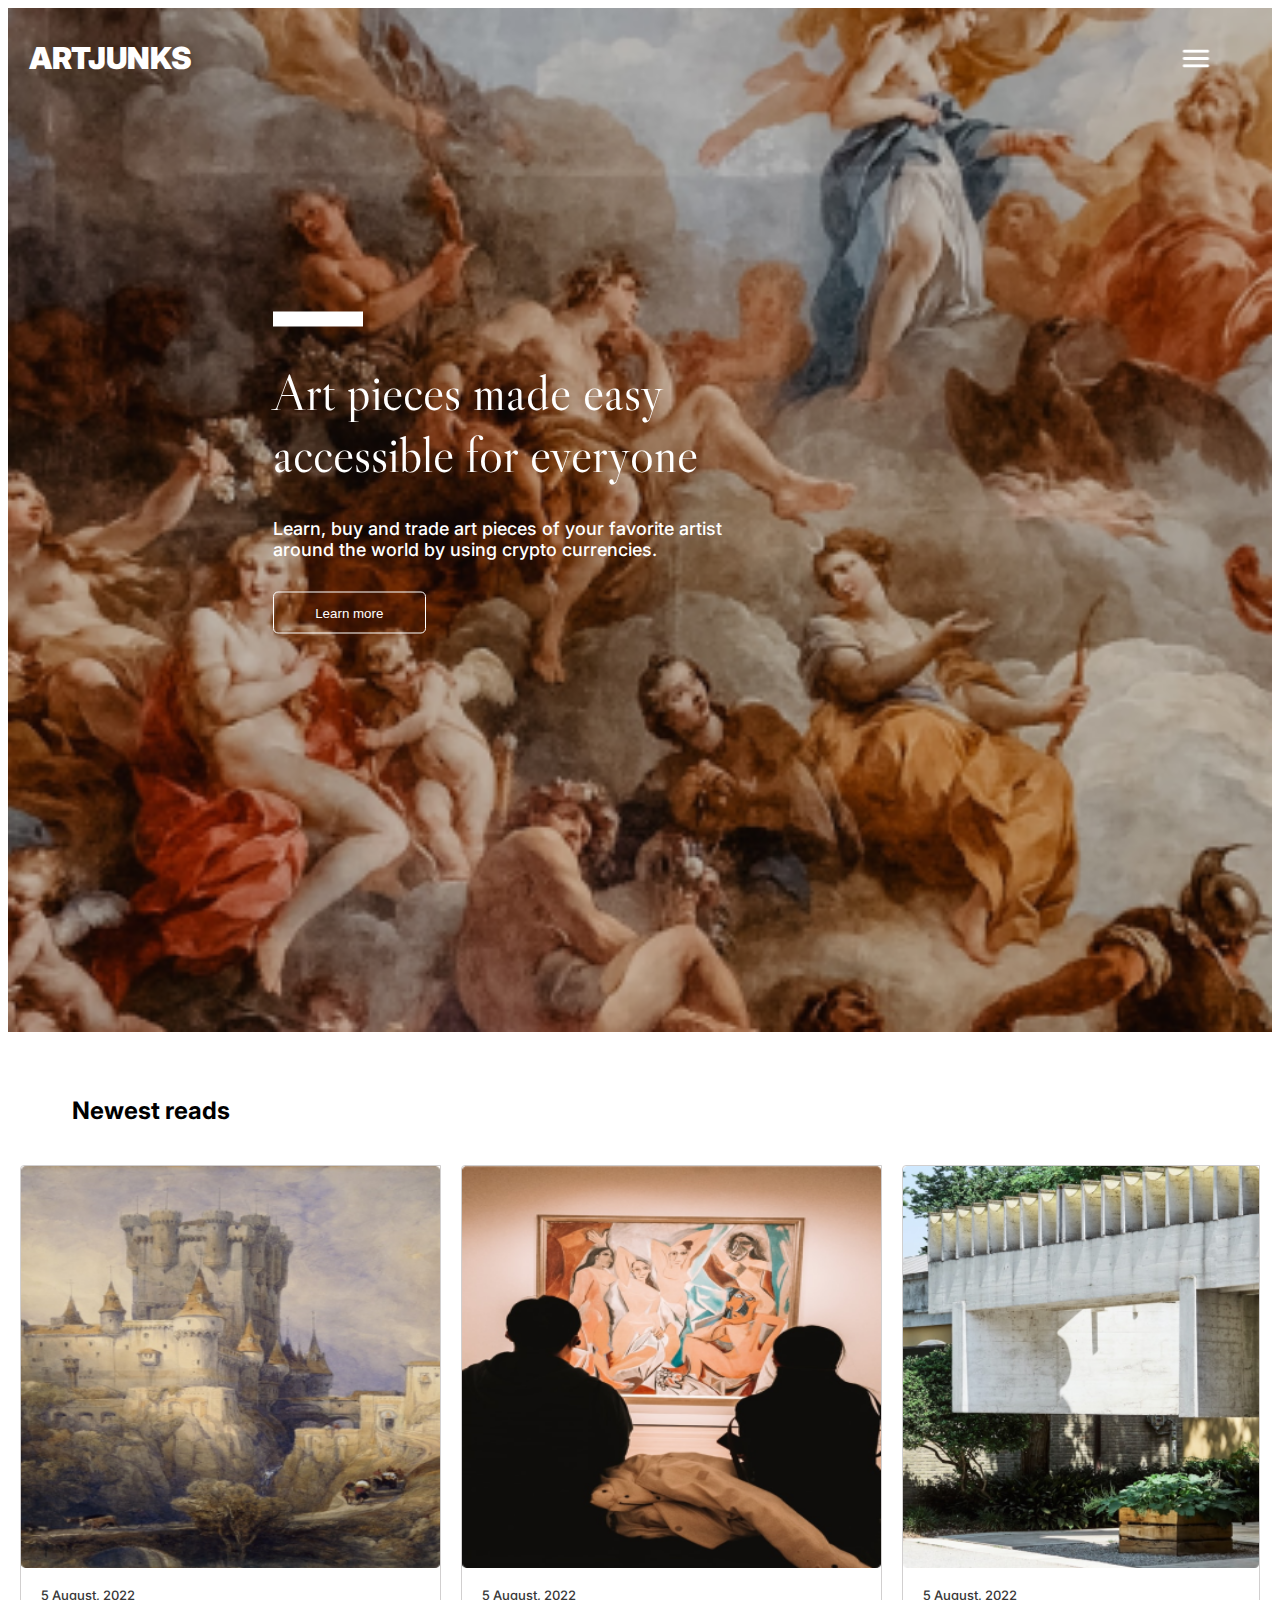
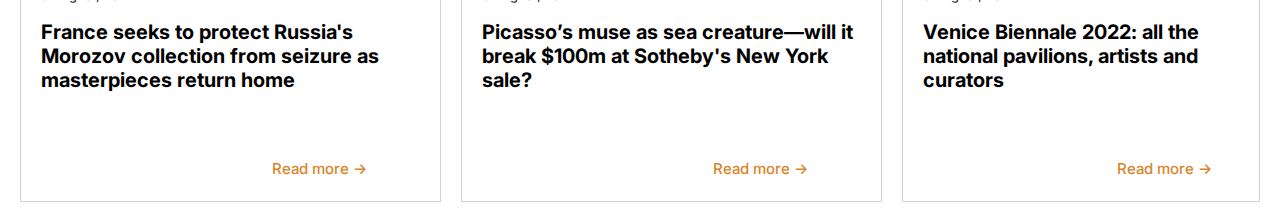
<file: index.html>
<!DOCTYPE html>
<html>

<head>
    <title>figma webpage</title>
    <link rel="stylesheet" href="styles.css">
    <meta name="viewport" content="width=device-width, initial-scale=1.0">

    <link rel="preconnect" href="https://fonts.googleapis.com">
    <link rel="preconnect" href="https://fonts.googleapis.com">
    <link rel="preconnect" href="https://fonts.gstatic.com" crossorigin>
    <link
        href="https://fonts.googleapis.com/css2?family=Inter:wght@100..900&family=League+Spartan:wght@100..900&family=Libre+Caslon+Display&family=Poppins:ital,wght@0,100;0,200;0,300;0,400;0,500;0,600;0,700;0,800;0,900;1,100;1,200;1,300;1,400;1,500;1,600;1,700;1,800;1,900&family=Roboto:ital,wght@0,100;0,300;0,400;0,500;0,700;0,900;1,100;1,300;1,400;1,500;1,700;1,900&display=swap"
        rel="stylesheet">
</head>

<body>
    <div id="start">
        <img id="bkg" src="bkg.png" alt="bkg">
        <div id="art" class="overlay-text">
            ARTJUNKS
        </div>
        <div id="menu" class="overlay-text">
            <img src="Hamburger Menu.png" alt="menu" class="overlay-text">
        </div>

        <div id="hero" class="overlay-text">
            <div id="rectangle"></div>
            <h1>Art pieces made easy accessible for everyone</h1>
            <div id="text">Learn, buy and trade art pieces of your favorite artist around the world by using crypto
                currencies.</div>
            <button id="Learn">
                Learn more
            </button>
        </div>
    </div>
    
        <div id="news">
            Newest reads
        </div>
        <div id="news-cards">
            <div id="news-card-1">
                <div class="img">
                    <img id="img-1" src="news-picture-1.png" alt="news-1">
                </div>
                <div class="dates">
                    5 August, 2022
                </div>
                <div id="para-1">
                    France seeks to protect Russia's Morozov collection from seizure as masterpieces return home
                </div>
                <div class="read-more">
                    <a href="" target="_blank" style="color: #D9852C;">Read more -></a>
                </div>
            </div>
            <div id="news-card-2">
                <div class="img">
                    <img id="img-2" src="news-picture-2.png" alt="news-1">
                </div>
                <div class="dates">
                    5 August, 2022
                </div>
                <div id="para-2">
                    Picasso’s muse as sea creature—will it break $100m at Sotheby's New York sale?
                </div>
                <div class="read-more">
                    <a href="" target="_blank" style="color: #D9852C;">Read more -></a>
                </div>
            </div>
            <div id="news-card-3">
                <div class="img">
                    <img id="img-3" src="news-picture-3.png" alt="news-1">
                </div>
                <div class="dates">
                    5 August, 2022
                </div>
                <div id="para-3">
                    Venice Biennale 2022: all the national pavilions, artists and curators
                </div>
                <div class="read-more">
                    <a href="" target="_blank" style="color: #D9852C;">Read more -></a>
                </div>
            </div>
        </div>
    
</body>

</html>
</file>
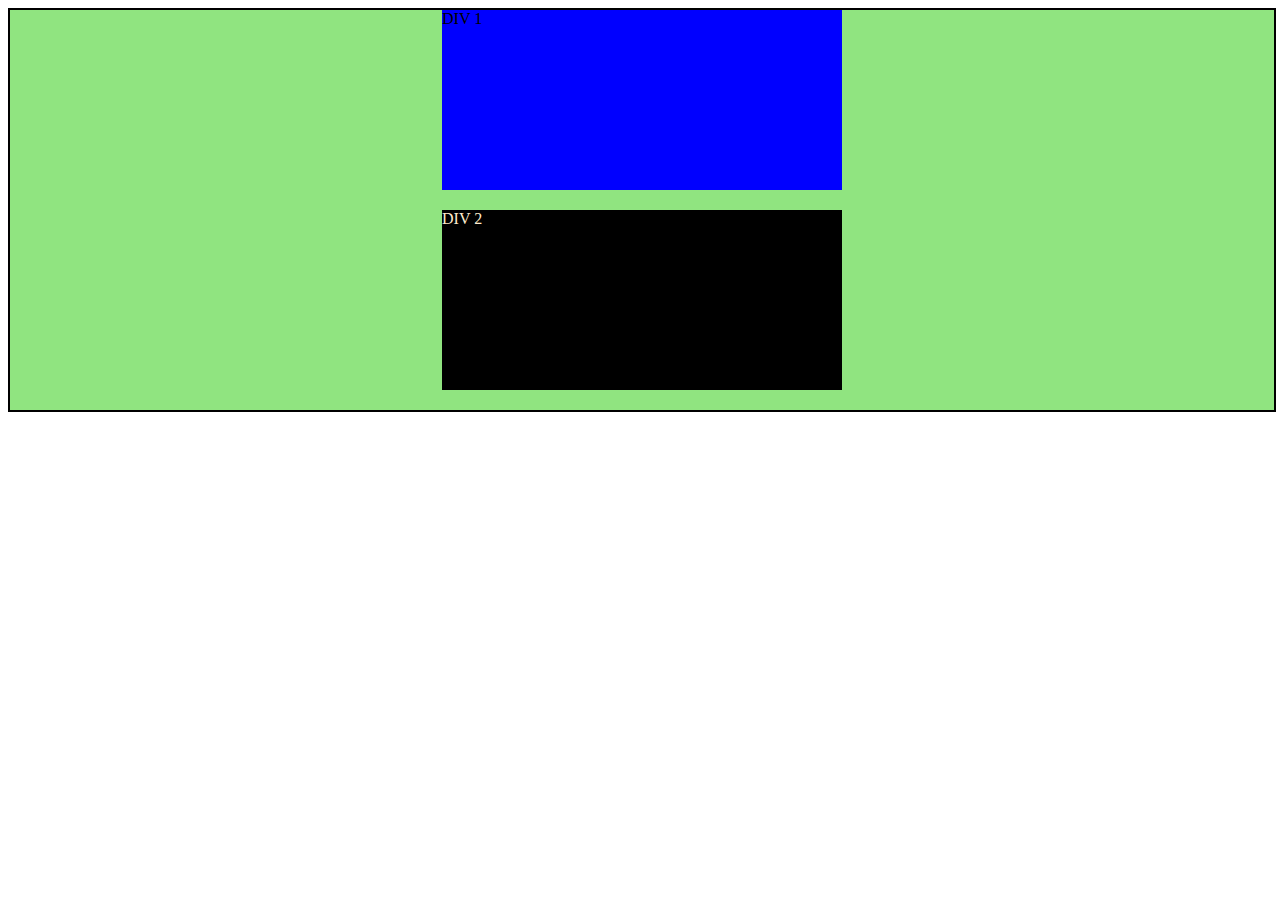
<file: test.html>
<!DOCTYPE html>
<html>

<head>
    <title>test page</title>
    <style>
        #outer {
            background-color: rgb(144, 228, 128);
            width: 100%;
            height: 400px;
            display: flex;
            border: 2px solid black;
            flex-direction: column;
            align-items: center;
            margin: auto;
        }

        .inner {
            width: 400px;
            height: 200px;
            margin-bottom: 20px;
        }
    </style>
</head>

<body>
    <div id="outer">
        <div class="inner" style="background-color: blue;">DIV 1</div>
        <div class="inner" style="background-color: black; color: blanchedalmond;">DIV 2</div>
    </div>
</body>

</html>
</file>
<file: styles.css>
body {
    /* background-image: url(bkg.png);
    /* background-position: top; */
    /* background-size: cover;
    position: relative; */
    /* width: auto; */
    overflow-x: hidden;
}

#start {
    position: relative;
}

#bkg {
    object-fit: cover;
    width: 100%;
    height: 1024px;
    /* background-size: cover; */
}

.overlay-text {
    position: absolute;
    top: 50%;
    left: 50%;
    /* right: 20%; */
    transform: translate(-50%, -50%);
    background-color: rgba(0, 0, 0, 0);
    /* color: #fff;  */
    padding: 10px 20px;
    font-size: 20px;
    /* text-align: center; */
}

#start {
    display: block;
    min-width: 380px;
}

#art {
    color: #ffffff;
    font-family: Inter;
    font-size: 30.4px;
    font-weight: 900;
    text-align: left;
    padding: 8px;
    /* display: flex; */
    position: absolute;
    top: 50px;
    left: 120px;
}

h1 {
    font-family: Libre Caslon Display;
    font-size: 50px;
    font-weight: 400;
    text-align: left;
}

#text {
    font-family: Inter;
    font-size: 18px;
    font-weight: 500;
    text-align: left;
    padding-bottom: 20px;
}

#hero {
    padding-top: 0;
    /* margin: auto; */
    text-align: center;
    display: block;
    width: 314px;
    height: Hug (429px)px;
    color: #ffffff;
    /* align-self: center; */

}

#Learn {
    width: 153px;
    height: 42px;
    border: 1px solid #ffffff;
    color: #ffffff;
    border-radius: 5px;
    padding: 0%;
    margin-top: 12px;
    text-align: center;
    /* line-height: 40px; */
    background-color: rgba(0, 0, 0, 0);
    float: left;
}


#Learn:hover {
    background-color: #ffffff;
    color: black;
    cursor: pointer;
}

#menu {
    width: 35px;
    height: 35px;
    left: 95%;
    padding: 8.75px 4.38px 8.75px 4.38px;
    opacity: 0px;
    /* float: right; */
    /* right: 0%; */
    padding: 8px;
    /* display: flex; */
    /* position: absolute; */
    top: 50px;
}

#rectangle {
    width: 90px;
    height: 15px;
    background-color: #ffffff;
}

#news {
    font-family: Inter;
    font-size: 24px;
    font-weight: 700;
    /* line-height: 29.05px; */
    text-align: left;
    width: 380px;
    height: 29px;
    left: 32px;
    /* padding: 20px; */
    margin-top: 60px;
    margin-bottom: 40px;
    margin-left: 2vw;
    /* margin: 0 au/to; */
    /* padding-left: 20px; */
    /* margin: auto; */
}

/* #news-section {
    margin: auto;
    padding: auto;    
} */

.dates {
    font-family: Inter;
    font-size: 13px;
    font-weight: 500;
    line-height: 15.73px;
    text-align: left;
    color: #383737;
    width: 96px;
    height: 16px;
    padding-top: 70px;
    padding-left: 20px;
}

#para-1,
#para-2,
#para-3 {
    width: 300px;
    height: 120px;
    padding-top: 16px;
    font-family: Inter;
    font-size: 20px;
    font-weight: 700;
    line-height: 24.2px;
    text-align: left;
    padding-left: 20px;
}

.img {
    width: 100%;
    height: 352px;
    border-radius: 4px 0px 0px 0px;
    object-fit: cover;
}

#img-1,
#img-2,
#img-3 {
    height: 382px;
    width: 100%;
}

#news-card-1,
#news-card-2,
#news-card-3 {
    /* padding-left: 60px; */
    /* width: 100%; */
    /* margin-left: 60px; */
    border: 1px solid #d1cfcf;
    border-radius: 4px 0px 0px 0px;
    width: 340px;
    height: 620px;
    top: 1860px;
    left: 32px;
    /* margin: auto; */
    margin-bottom: 20px;
}

.read-more {
    width: 100px;
    height: 18px;
    top: 569px;
    left: 300px;
    font-family: Inter;
    font-size: 15px;
    font-weight: 500;
    line-height: 18.15px;
    text-align: left;
    color: #D9852C;
    padding-left: 210px;
}

a:link {
    text-decoration: none;
}

#news-cards {
    display: flex;
    flex-direction: column;
    align-items: center;
    margin: auto;
    /* padding: auto; */
    overflow-x: hidden;
    /* position: absolute; */
}

@media screen and (min-width: 576px) {

    #news-cards {
        display: flex;
        flex-direction: row;
        max-width: 720px;
        width: 100%;
        gap: 15px;
        margin-left: auto;
        margin-right: auto;
        /* position: relative; */
    }

    #img-1,
    #img-2,
    #img-3 {
        height: 402px;
    }

    .overlay-text {
        transform: translate(-60%, -50%);
    }

    #news-card-1,
    #news-card-2,
    #news-card-3 {
        /* width: calc((100% - 30px - 6px)/3); */
        width: calc((var(--variable-width) - 30px - 6px)/3);
        overflow: hidden;
        margin: auto;
        height: 740px;
        /* position: absolute; */
    }

    #para-1,
    #para-2,
    #para-3 {
        width: 123px;
    }

    #start {
        /* min-width: 768px; */
        width: 100%;
        margin: 0;
        min-width: 320px;
    }

    #hero {
        left: 55%;
    }

    #bkg {
        /* min-width: 768px; */
        object-fit: cover;
        width: 100%;
        /* overflow-x: hidden; */
        max-width: 768px;
        /* margin: 0 auto; */
    }

    body,
    html {
        /* min-width: 576px;
        max-width: 768px;
        width: 100%; */
        overflow-x: hidden;
    }

    #hero {
        width: 500px;
        height: 411px;
    }

    #news {
        padding-left: 3vw;
    }

    .read-more {
        padding-left: 45%;
        padding-top: 130px;
}

}

@media screen and (min-width: 768px) {

    #news-card-1,
    #news-card-2,
    #news-card-3 {
        max-width: 419px;
        height: 635px;
        margin: auto;
        /* min-width: 380px; */
        width: calc((var(--variable-width) - 40px - 6px)/3);
        /* position: relative; */
    }

    #news-cards {
        display: flex;
        flex-direction: row;
        max-width: 1240px;
        width: 100%;
        gap: 20px;
        margin-left: auto;
        margin-right: auto;
        /* position: relative; */
    }

    #para-1,
    #para-2,
    #para-3 {
        max-width: 760px;
        min-width: 219px;
        width: 90%;
        text-align: left;
        padding: auto;
    }

    .read-more {
            padding-left: 60%;
            padding-top: 20px;
    }

    #hero {
        width: 500px;
        height: 411px;

    }

    #bkg,
    #start {
        min-width: 1240px;
        width: 100%;
    }

    #bkg {
        /* min-width: 768px; */
        object-fit: cover;
        width: 100%;
        overflow-x: hidden;
        max-width: 1544px;
    }

    .overlay-text {
        transform: translate(-60%, -50%);
    }

    #hero {
        left: 45%;
    }

    #start {
        min-width: 420px;
    }
}
</file>
